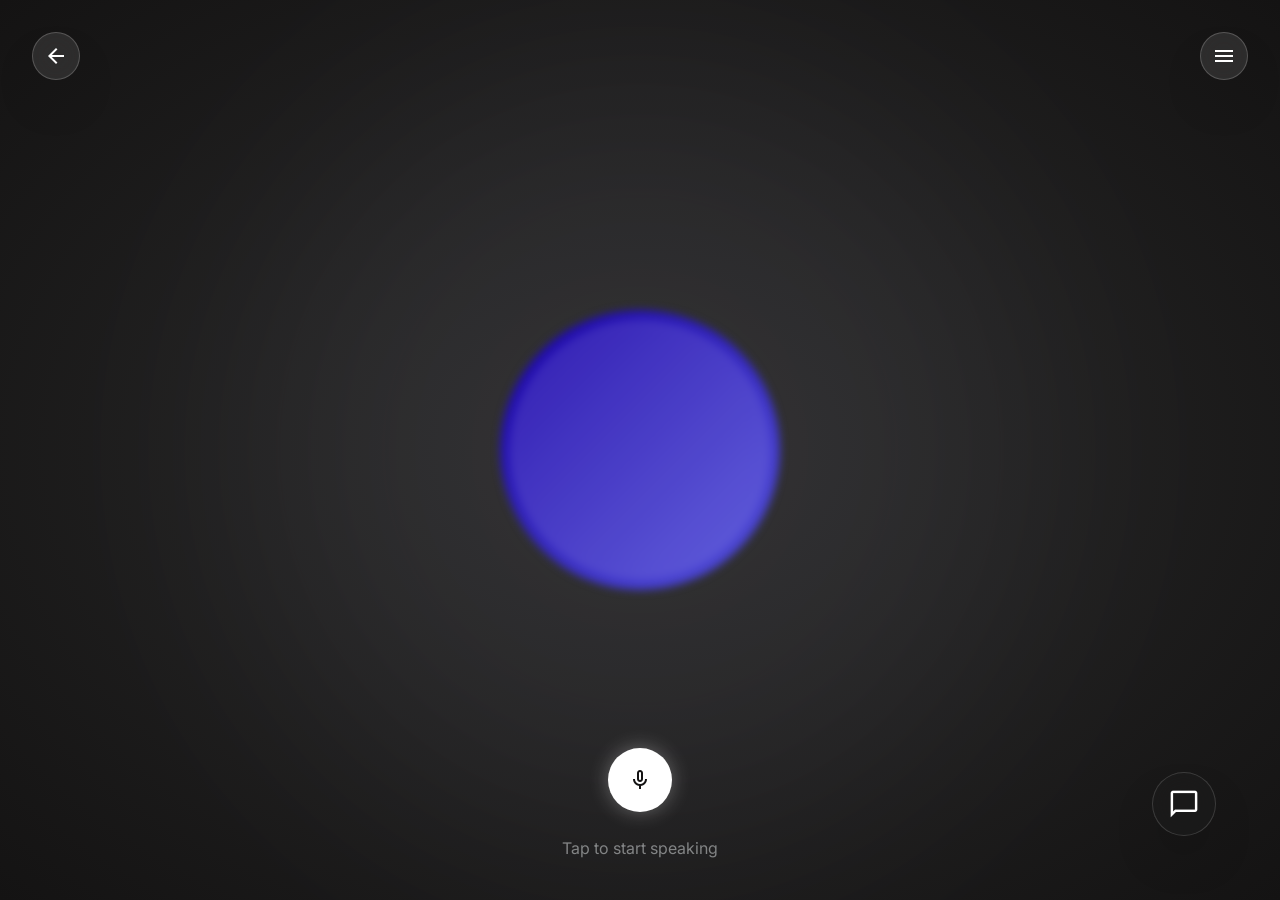
<file: template/index.html>
<!doctype html>

<html class="dark" lang="en">
  <head>
    <meta charset="utf-8" />
    <meta content="width=device-width, initial-scale=1.0" name="viewport" />
    <title>Depa IA - Asistente de Voz</title>
    <link rel="stylesheet" href="/assets/style.css" />
    <link
      href="https://fonts.googleapis.com/css2?family=Material+Symbols+Outlined:wght,FILL@100..700,0..1&amp;display=swap"
      rel="stylesheet"
    />
    <link
      href="https://fonts.googleapis.com/css2?family=Hanken+Grotesk:wght@600;700&amp;family=Inter:wght@400&amp;family=JetBrains+Mono:wght@500&amp;display=swap"
      rel="stylesheet"
    />
  </head>
  <body>
    <main class="main">
      <button class="header-btn header-btn-left" onclick="location.href='/home'">
        <span class="material-symbols-outlined">arrow_back</span>
      </button>
      <button class="header-btn header-btn-right">
        <span class="material-symbols-outlined">menu</span>
      </button>
      <div class="ambient-glow">
        <div class="glow-circle"></div>
      </div>

      <div class="orb-container">
        <div class="ai-orb"></div>
      </div>

      <div class="bottom-area">
        <div class="visualizer glass-panel hidden" id="visualizer">
          <div class="bar bar-h2 pulse-1"></div>
          <div class="bar bar-h4 pulse-2"></div>
          <div class="bar bar-h6 pulse-3"></div>
          <div class="bar bar-h3 pulse-4"></div>
          <div class="bar bar-h5 pulse-5"></div>
          <div class="bar bar-h2 pulse-6"></div>
        </div>

        <button class="action-btn" id="mic-btn">
          <span class="material-symbols-outlined icon-lg icon-mic">mic</span>
          <span class="material-symbols-outlined icon-lg icon-stop">stop</span>
        </button>

        <p class="hint-text">Tap to start speaking</p>
      </div>
    </main>
    <div id="chat-popover" class="chat-popover glass-panel hidden">
      <div class="chat-header">
        <div class="chat-header-left">
          <div class="chat-status-dot"></div>
          <span class="chat-title">Depa IA</span>
        </div>
        <button id="chat-close-btn" class="chat-close-btn">
          <span class="material-symbols-outlined">close</span>
        </button>
      </div>
      <div class="chat-messages" id="chat-messages"></div>
    </div>
    <button id="chat-toggle-btn" class="chat-bubble-btn glass-panel">
      <span class="material-symbols-outlined icon-chat">chat_bubble</span>
    </button>
    <script src="/assets/app.js"></script>
  </body>
</html>
</file>
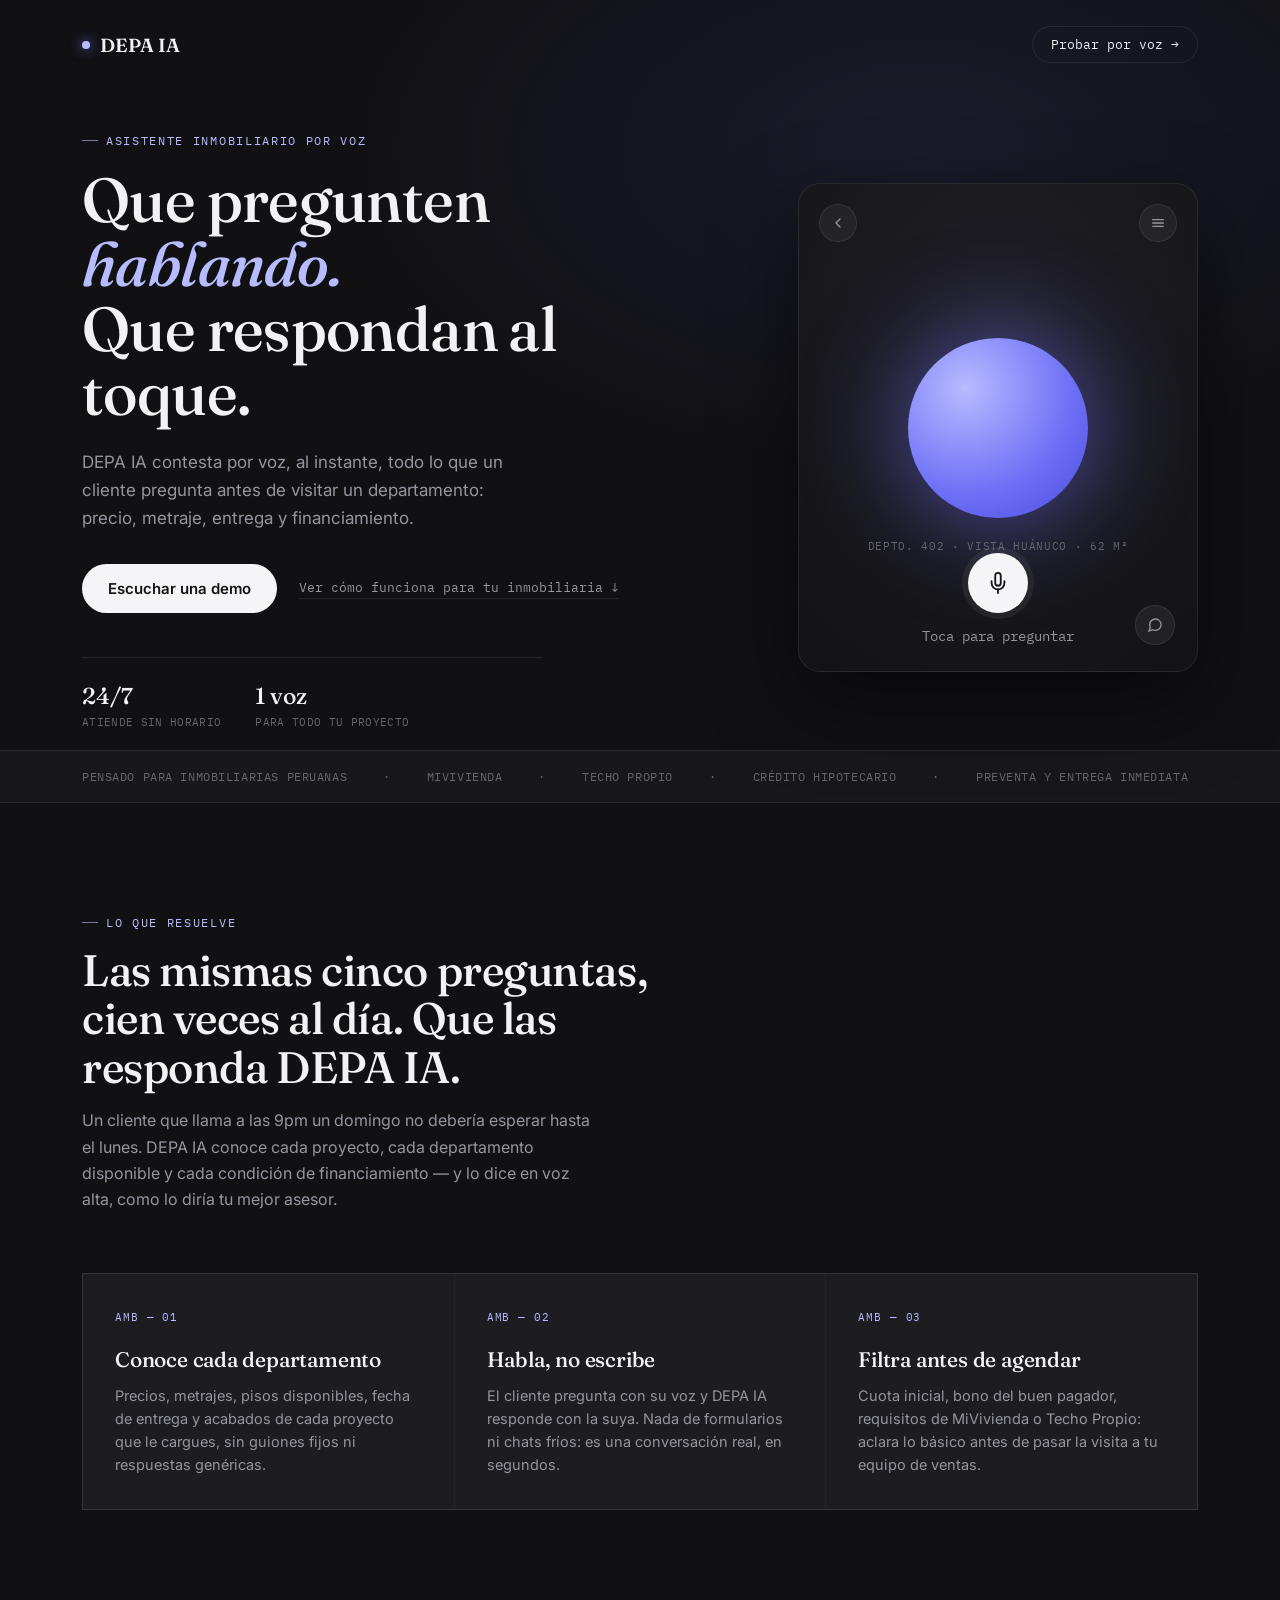
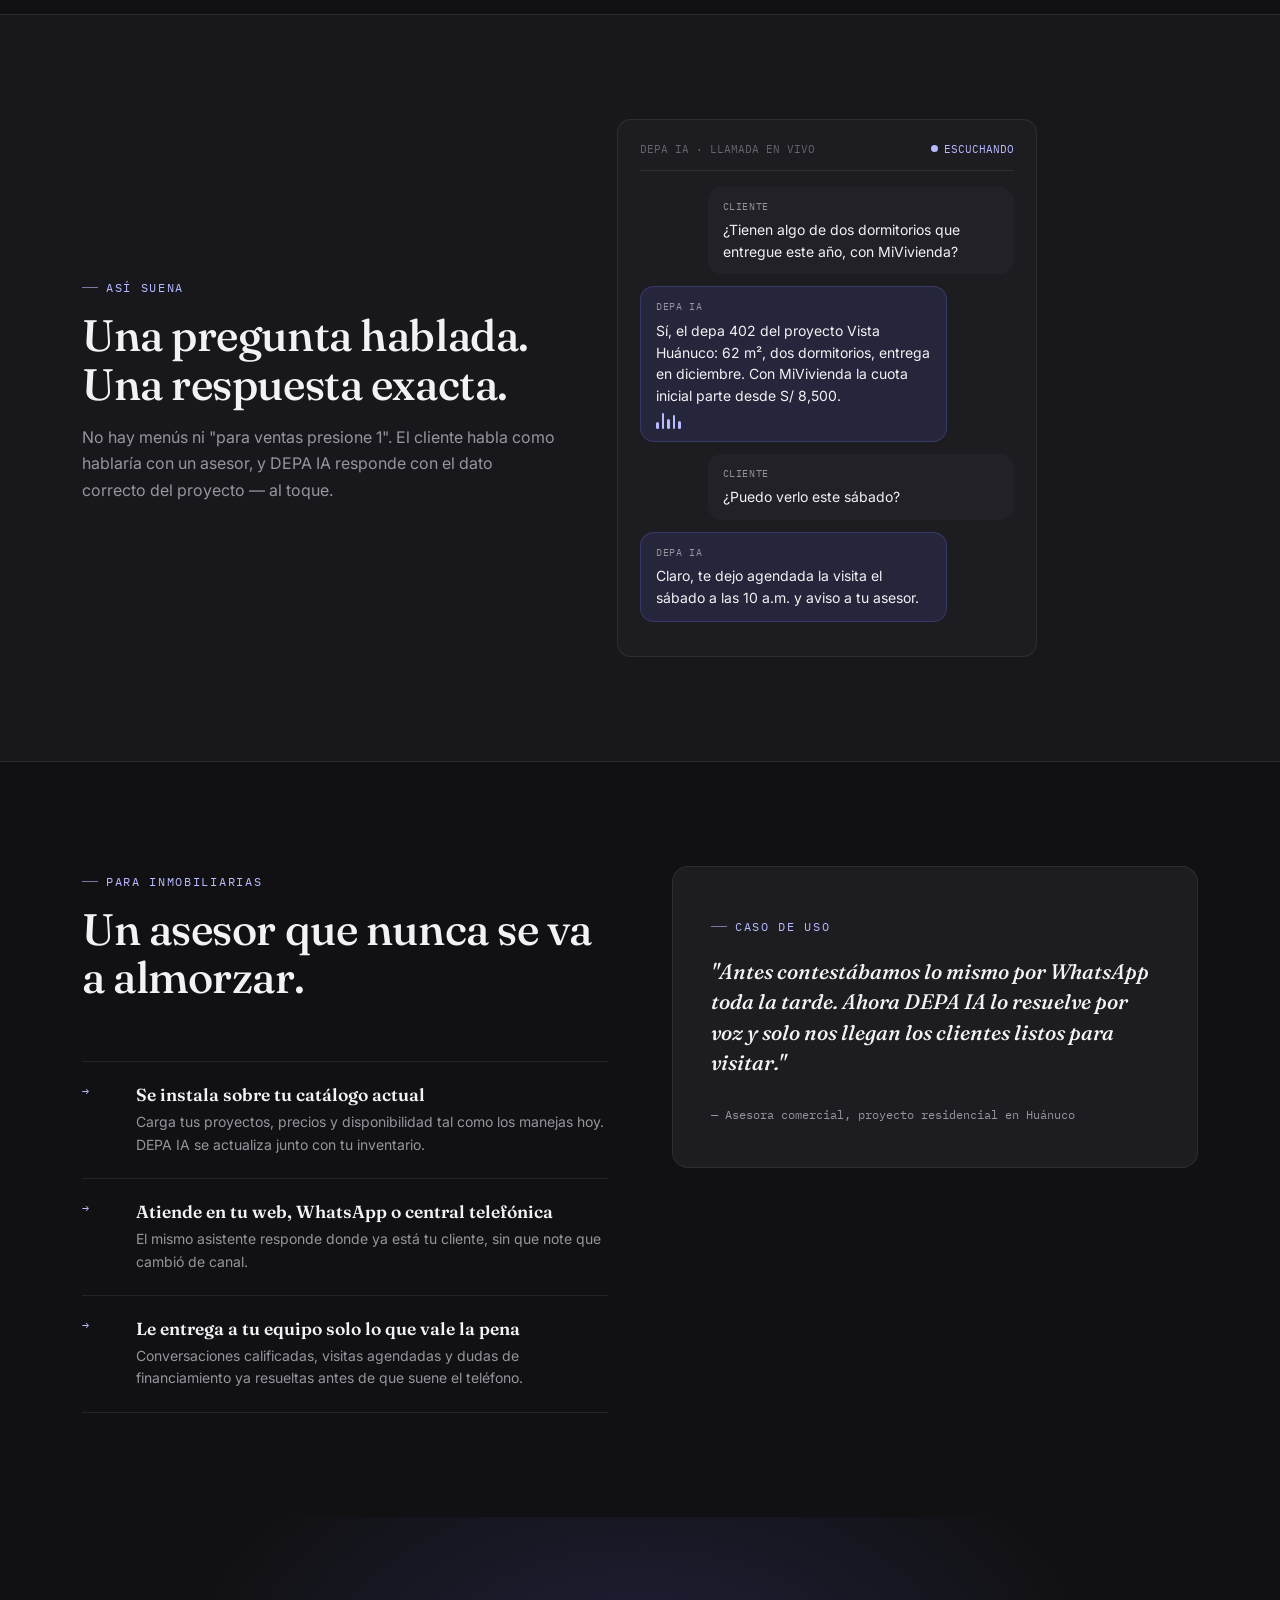
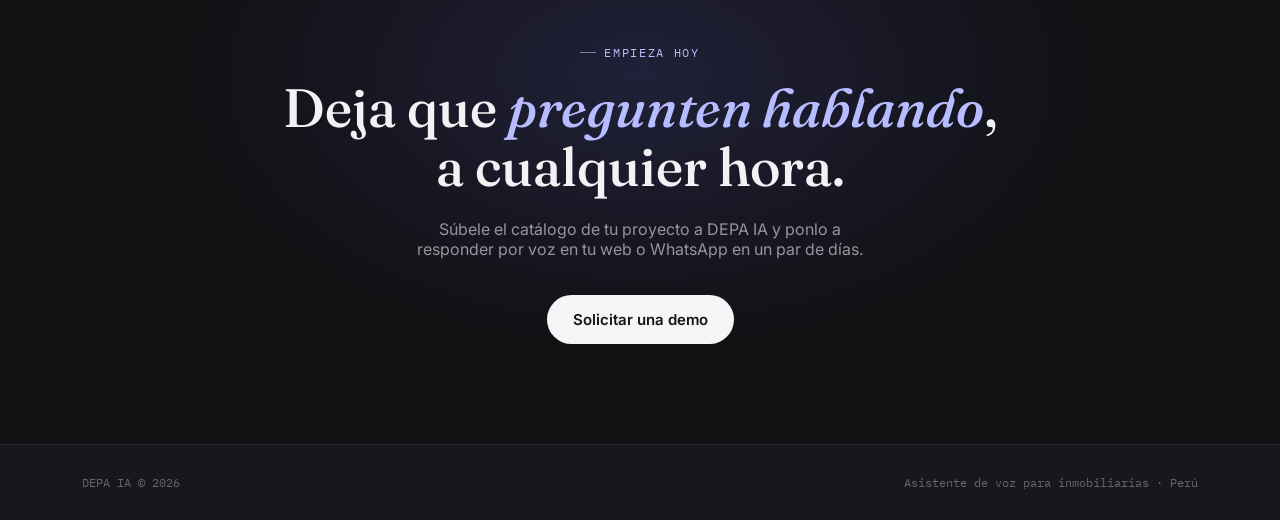
<file: template/landing_page.html>
<!DOCTYPE html>
<html lang="es">
<head>
<meta charset="UTF-8">
<meta name="viewport" content="width=device-width, initial-scale=1.0">
<title>DEPA IA — Tu asistente de voz para encontrar departamento</title>
<link rel="preconnect" href="https://fonts.googleapis.com">
<link rel="preconnect" href="https://fonts.gstatic.com" crossorigin>
<link href="https://fonts.googleapis.com/css2?family=Fraunces:ital,opsz,wght@0,9..144,400;0,9..144,500;0,9..144,600;1,9..144,500&family=IBM+Plex+Mono:wght@400;500;600&family=Inter:wght@400;500;600;700&display=swap" rel="stylesheet">
<style>
  :root{
    --bg:#111114;
    --bg-soft:#18181c;
    --panel:#1c1c21;
    --panel-2:#212127;
    --line:rgba(255,255,255,.08);
    --text:#F2F2F5;
    --text-muted:#95959e;
    --text-dim:#65656d;
    --accent-a:#6D6FF6;
    --accent-b:#B7BBFF;
    --accent-glow:rgba(109,111,246,.5);
    --white-btn:#F5F5F7;
  }
  *{box-sizing:border-box; margin:0; padding:0;}
  html{scroll-behavior:smooth;}
  body{
    background:var(--bg);
    color:var(--text);
    font-family:'Inter',sans-serif;
    -webkit-font-smoothing:antialiased;
    overflow-x:hidden;
  }
  .mono{font-family:'IBM Plex Mono',monospace;}
  .serif{font-family:'Fraunces',serif;}
  a{color:inherit; text-decoration:none;}
  ::selection{background:var(--accent-a); color:#fff;}

  .wrap{max-width:1180px; margin:0 auto; padding:0 32px;}
  .eyebrow{
    font-family:'IBM Plex Mono',monospace;
    font-size:12px;
    letter-spacing:.14em;
    text-transform:uppercase;
    display:inline-flex; align-items:center; gap:8px;
    color:var(--accent-b);
  }
  .eyebrow::before{content:""; width:16px; height:1px; background:currentColor; opacity:.6;}

  .reveal{opacity:0; transform:translateY(18px); transition:opacity .7s ease, transform .7s ease;}
  .reveal.in{opacity:1; transform:translateY(0);}
  @media (prefers-reduced-motion: reduce){
    .reveal{opacity:1; transform:none; transition:none;}
    *{animation:none !important;}
  }

  /* ================= HERO ================= */
  .hero{
    position:relative;
    background:
      radial-gradient(900px 500px at 72% 20%, rgba(109,111,246,.10), transparent 65%),
      var(--bg);
    padding-bottom:20px;
  }
  nav{
    position:relative; z-index:3;
    display:flex; align-items:center; justify-content:space-between;
    padding:26px 0;
  }
  .logo{
    display:flex; align-items:center; gap:10px;
    font-family:'Fraunces',serif; font-weight:600; font-size:19px;
  }
  .logo .dot{
    width:8px; height:8px; border-radius:50%;
    background:var(--accent-b);
    box-shadow:0 0 12px 2px var(--accent-glow);
    animation:pulse-dot 2.6s ease-in-out infinite;
  }
  @keyframes pulse-dot{0%,100%{opacity:1;} 50%{opacity:.5;}}
  .nav-cta{
    font-family:'IBM Plex Mono',monospace; font-size:13px;
    border:1px solid var(--line);
    padding:9px 18px; border-radius:999px;
    transition:border-color .2s, background .2s;
  }
  .nav-cta:hover{border-color:rgba(183,187,255,.5); background:rgba(109,111,246,.08);}

  .hero-grid{
    position:relative; z-index:2;
    display:grid; grid-template-columns:1fr .95fr;
    gap:40px; align-items:center;
    padding-top:36px;
  }
  .hero-copy h1{
    font-family:'Fraunces',serif; font-weight:500;
    font-size:clamp(38px,5vw,62px);
    line-height:1.04; margin:20px 0 22px; letter-spacing:-.01em;
  }
  .hero-copy h1 em{font-style:italic; font-weight:500; color:var(--accent-b);}
  .hero-copy p{
    font-size:17px; line-height:1.65; color:var(--text-muted);
    max-width:440px; margin-bottom:32px;
  }
  .hero-ctas{display:flex; align-items:center; gap:22px; flex-wrap:wrap;}
  .btn-primary{
    background:var(--white-btn); color:#141416; font-weight:600; font-size:15px;
    padding:15px 26px; border-radius:999px;
    display:inline-flex; align-items:center; gap:10px;
    transition:transform .2s, box-shadow .2s;
  }
  .btn-primary:hover{transform:translateY(-1px); box-shadow:0 8px 24px rgba(0,0,0,.35);}
  .btn-ghost{
    font-family:'IBM Plex Mono',monospace; font-size:13px; color:var(--text-muted);
    border-bottom:1px solid var(--line); padding-bottom:2px;
    transition:color .2s, border-color .2s;
  }
  .btn-ghost:hover{color:var(--text); border-color:var(--text);}

  .hero-specs{
    display:flex; gap:34px; margin-top:44px; padding-top:24px;
    border-top:1px solid var(--line); max-width:460px;
  }
  .hero-specs div b{display:block; font-family:'Fraunces',serif; font-size:23px; font-weight:500;}
  .hero-specs div span{font-family:'IBM Plex Mono',monospace; font-size:11px; color:var(--text-dim); letter-spacing:.03em;}

  /* ---- device / orb mockup ---- */
  .device-frame{
    position:relative;
    background:radial-gradient(120% 120% at 50% 30%, #201f26 0%, #131316 70%);
    border:1px solid var(--line);
    border-radius:22px;
    aspect-ratio:9/11;
    max-width:400px;
    margin-left:auto;
    overflow:hidden;
    box-shadow:0 30px 80px rgba(0,0,0,.5);
  }
  .device-topbar{
    position:absolute; top:0; left:0; right:0;
    display:flex; justify-content:space-between; align-items:center;
    padding:20px;
    z-index:3;
  }
  .icon-btn{
    width:38px; height:38px; border-radius:50%;
    background:rgba(255,255,255,.05);
    border:1px solid var(--line);
    display:flex; align-items:center; justify-content:center;
    color:var(--text-muted);
  }
  .icon-btn svg{width:16px; height:16px;}

  .orb-wrap{
    position:absolute; inset:0;
    display:flex; align-items:center; justify-content:center;
  }
  .orb{
    width:180px; height:180px; border-radius:50%;
    background:radial-gradient(circle at 32% 28%, var(--accent-b), var(--accent-a) 60%, #4b4de0 100%);
    filter:blur(.3px);
    box-shadow:0 0 90px 10px var(--accent-glow), 0 0 0 0 rgba(109,111,246,.4);
    animation:breathe 3.6s ease-in-out infinite;
  }
  @keyframes breathe{
    0%,100%{transform:scale(1); box-shadow:0 0 90px 10px var(--accent-glow);}
    50%{transform:scale(1.06); box-shadow:0 0 130px 26px var(--accent-glow);}
  }
  .orb-caption{
    position:absolute; bottom:118px; left:0; right:0;
    text-align:center;
    font-family:'IBM Plex Mono',monospace; font-size:11px;
    color:var(--text-dim); letter-spacing:.06em;
  }
  .device-bottom{
    position:absolute; bottom:26px; left:0; right:0;
    display:flex; flex-direction:column; align-items:center; gap:14px;
    z-index:3;
  }
  .mic-btn{
    width:60px; height:60px; border-radius:50%;
    background:var(--white-btn);
    display:flex; align-items:center; justify-content:center;
    box-shadow:0 0 0 6px rgba(255,255,255,.06);
  }
  .mic-btn svg{width:22px; height:22px; color:#141416;}
  .tap-label{font-size:13.5px; color:var(--text-muted);}
  .chat-fab{
    position:absolute; bottom:26px; right:22px;
    width:40px; height:40px; border-radius:50%;
    background:rgba(255,255,255,.06); border:1px solid var(--line);
    display:flex; align-items:center; justify-content:center;
    z-index:3;
  }
  .chat-fab svg{width:16px; height:16px; color:var(--text-muted);}

  /* ================= TRUST BAR ================= */
  .trust{background:var(--bg-soft); border-top:1px solid var(--line); border-bottom:1px solid var(--line); padding:18px 0;}
  .trust .wrap{
    display:flex; align-items:center; gap:36px; flex-wrap:wrap;
    font-family:'IBM Plex Mono',monospace; font-size:11.5px; color:var(--text-dim); letter-spacing:.05em;
  }

  /* ================= SECTIONS ================= */
  section{padding:104px 0;}
  .sec-head{max-width:620px; margin-bottom:60px;}
  .sec-head h2{
    font-family:'Fraunces',serif; font-weight:500;
    font-size:clamp(30px,3.6vw,44px); line-height:1.1; margin-top:16px; letter-spacing:-.01em;
  }
  .sec-head p{margin-top:16px; font-size:16px; line-height:1.65; color:var(--text-muted); max-width:520px;}

  .tags-grid{display:grid; grid-template-columns:repeat(3,1fr); gap:1px; background:var(--line); border:1px solid var(--line);}
  .tag-card{background:var(--panel); padding:36px 32px 32px;}
  .tag-code{font-family:'IBM Plex Mono',monospace; font-size:11px; color:var(--accent-b); letter-spacing:.08em; display:block; margin-bottom:22px;}
  .tag-card h3{font-family:'Fraunces',serif; font-weight:500; font-size:21px; margin-bottom:12px; letter-spacing:-.01em;}
  .tag-card p{font-size:14.5px; line-height:1.6; color:var(--text-muted);}

  /* ---- demo transcript ---- */
  .demo-grid{display:grid; grid-template-columns:.9fr 1.1fr; gap:60px; align-items:center;}
  .device{
    background:var(--panel); border:1px solid var(--line); border-radius:14px;
    padding:22px; max-width:420px;
  }
  .device-bar{
    display:flex; align-items:center; justify-content:space-between;
    font-family:'IBM Plex Mono',monospace; font-size:11px; color:var(--text-dim);
    padding-bottom:14px; margin-bottom:16px; border-bottom:1px solid var(--line);
  }
  .device-bar .rec{display:flex; align-items:center; gap:6px; color:var(--accent-b);}
  .device-bar .rec::before{content:""; width:7px; height:7px; border-radius:50%; background:var(--accent-b); animation:pulse-dot 1.6s ease-in-out infinite;}
  .bubble{max-width:82%; padding:12px 15px; border-radius:14px; font-size:14px; line-height:1.55; margin-bottom:12px;}
  .bubble.user{background:var(--panel-2); margin-left:auto;}
  .bubble.ai{background:rgba(109,111,246,.12); border:1px solid rgba(109,111,246,.25);}
  .bubble .who{display:block; font-family:'IBM Plex Mono',monospace; font-size:10px; opacity:.55; margin-bottom:5px; letter-spacing:.06em;}
  .mini-wave{display:flex; align-items:flex-end; gap:3px; height:16px; margin-top:6px;}
  .mini-wave span{width:2.5px; background:var(--accent-b); border-radius:2px; animation:mw 1.1s ease-in-out infinite;}
  .mini-wave span:nth-child(1){height:40%;} .mini-wave span:nth-child(2){height:100%; animation-delay:.1s;}
  .mini-wave span:nth-child(3){height:60%; animation-delay:.2s;} .mini-wave span:nth-child(4){height:85%; animation-delay:.3s;}
  .mini-wave span:nth-child(5){height:50%; animation-delay:.4s;}
  @keyframes mw{0%,100%{transform:scaleY(.4);} 50%{transform:scaleY(1);}}

  /* ---- agencies ---- */
  .agency-grid{display:grid; grid-template-columns:1fr 1fr; gap:64px; align-items:start;}
  .spec-list{list-style:none;}
  .spec-list li{display:grid; grid-template-columns:34px 1fr; gap:20px; padding:22px 0; border-top:1px solid var(--line);}
  .spec-list li:last-child{border-bottom:1px solid var(--line);}
  .spec-list .num{font-family:'IBM Plex Mono',monospace; font-size:12px; color:var(--accent-b);}
  .spec-list h4{font-family:'Fraunces',serif; font-weight:600; font-size:17.5px; margin-bottom:6px;}
  .spec-list p{font-size:14px; color:var(--text-muted); line-height:1.6;}

  .agency-card{background:var(--panel); border:1px solid var(--line); padding:44px 38px; border-radius:16px;}
  .agency-card blockquote{font-family:'Fraunces',serif; font-style:italic; font-weight:500; font-size:21px; line-height:1.45; margin:22px 0 26px;}
  .agency-card .who{font-family:'IBM Plex Mono',monospace; font-size:12px; color:var(--text-muted);}

  /* ---- final cta ---- */
  .cta-final{
    position:relative; overflow:hidden;
    background:radial-gradient(700px 420px at 50% 30%, rgba(109,111,246,.16), transparent 65%), var(--bg);
    padding:120px 0 100px;
  }
  .cta-final .wrap{position:relative; z-index:2; text-align:center;}
  .cta-final .eyebrow{justify-content:center; margin-bottom:18px;}
  .cta-final h2{font-family:'Fraunces',serif; font-weight:500; font-size:clamp(34px,5vw,54px); max-width:720px; margin:0 auto 22px; line-height:1.1;}
  .cta-final h2 em{color:var(--accent-b); font-style:italic;}
  .cta-final p{color:var(--text-muted); font-size:16px; max-width:460px; margin:0 auto 36px;}

  footer{background:var(--bg-soft); border-top:1px solid var(--line); color:var(--text-dim); padding:30px 0; font-family:'IBM Plex Mono',monospace; font-size:12px;}
  footer .wrap{display:flex; justify-content:space-between; flex-wrap:wrap; gap:12px;}

  @media (max-width:900px){
    .hero-grid, .demo-grid, .agency-grid{grid-template-columns:1fr;}
    .tags-grid{grid-template-columns:1fr;}
    .device-frame{margin:0 auto;}
  }
</style>
</head>
<body>

<div class="hero">
  <div class="wrap">
    <nav>
      <div class="logo"><span class="dot"></span>DEPA IA</div>
      <a href="/" class="nav-cta">Probar por voz →</a>
    </nav>

    <div class="hero-grid">
      <div class="hero-copy reveal">
        <span class="eyebrow">Asistente inmobiliario por voz</span>
        <h1>Que pregunten <em>hablando.</em><br>Que respondan al toque.</h1>
        <p>DEPA IA contesta por voz, al instante, todo lo que un cliente pregunta antes de visitar un departamento: precio, metraje, entrega y financiamiento.</p>
        <div class="hero-ctas">
          <a href="/" class="btn-primary">Escuchar una demo</a>
          <a href="#agencias" class="btn-ghost">Ver cómo funciona para tu inmobiliaria ↓</a>
        </div>
        <div class="hero-specs">
          <div><b>24/7</b><span>ATIENDE SIN HORARIO</span></div>
          <div><b>1 voz</b><span>PARA TODO TU PROYECTO</span></div>
        </div>
      </div>

      <div class="reveal">
        <div class="device-frame">
          <div class="device-topbar">
            <div class="icon-btn">
              <svg viewBox="0 0 24 24" fill="none" stroke="currentColor" stroke-width="2" stroke-linecap="round"><path d="M15 18l-6-6 6-6"/></svg>
            </div>
            <div class="icon-btn">
              <svg viewBox="0 0 24 24" fill="none" stroke="currentColor" stroke-width="2" stroke-linecap="round"><line x1="4" y1="7" x2="20" y2="7"/><line x1="4" y1="12" x2="20" y2="12"/><line x1="4" y1="17" x2="20" y2="17"/></svg>
            </div>
          </div>

          <div class="orb-wrap"><div class="orb"></div></div>
          <div class="orb-caption mono">DEPTO. 402 · VISTA HUÁNUCO · 62 M²</div>

          <div class="device-bottom">
            <div class="mic-btn">
              <svg viewBox="0 0 24 24" fill="none" stroke="currentColor" stroke-width="2" stroke-linecap="round"><path d="M12 1a3 3 0 0 0-3 3v8a3 3 0 0 0 6 0V4a3 3 0 0 0-3-3z"/><path d="M19 10v2a7 7 0 0 1-14 0v-2"/><line x1="12" y1="19" x2="12" y2="23"/></svg>
            </div>
            <span class="tap-label mono">Toca para preguntar</span>
          </div>
          <div class="chat-fab">
            <svg viewBox="0 0 24 24" fill="none" stroke="currentColor" stroke-width="2" stroke-linecap="round"><path d="M21 11.5a8.38 8.38 0 0 1-.9 3.8 8.5 8.5 0 0 1-7.6 4.7 8.38 8.38 0 0 1-3.8-.9L3 21l1.9-5.7a8.38 8.38 0 0 1-.9-3.8 8.5 8.5 0 0 1 4.7-7.6 8.38 8.38 0 0 1 3.8-.9h.5a8.48 8.48 0 0 1 8 8v.5z"/></svg>
          </div>
        </div>
      </div>
    </div>
  </div>
</div>

<div class="trust">
  <div class="wrap">
    <span>PENSADO PARA INMOBILIARIAS PERUANAS</span>
    <span>·</span>
    <span>MIVIVIENDA</span>
    <span>·</span>
    <span>TECHO PROPIO</span>
    <span>·</span>
    <span>CRÉDITO HIPOTECARIO</span>
    <span>·</span>
    <span>PREVENTA Y ENTREGA INMEDIATA</span>
  </div>
</div>

<section id="que-resuelve">
  <div class="wrap">
    <div class="sec-head reveal">
      <span class="eyebrow">Lo que resuelve</span>
      <h2>Las mismas cinco preguntas, cien veces al día. Que las responda DEPA IA.</h2>
      <p>Un cliente que llama a las 9pm un domingo no debería esperar hasta el lunes. DEPA IA conoce cada proyecto, cada departamento disponible y cada condición de financiamiento — y lo dice en voz alta, como lo diría tu mejor asesor.</p>
    </div>
    <div class="tags-grid">
      <div class="tag-card reveal">
        <span class="tag-code mono">AMB — 01</span>
        <h3>Conoce cada departamento</h3>
        <p>Precios, metrajes, pisos disponibles, fecha de entrega y acabados de cada proyecto que le cargues, sin guiones fijos ni respuestas genéricas.</p>
      </div>
      <div class="tag-card reveal">
        <span class="tag-code mono">AMB — 02</span>
        <h3>Habla, no escribe</h3>
        <p>El cliente pregunta con su voz y DEPA IA responde con la suya. Nada de formularios ni chats fríos: es una conversación real, en segundos.</p>
      </div>
      <div class="tag-card reveal">
        <span class="tag-code mono">AMB — 03</span>
        <h3>Filtra antes de agendar</h3>
        <p>Cuota inicial, bono del buen pagador, requisitos de MiVivienda o Techo Propio: aclara lo básico antes de pasar la visita a tu equipo de ventas.</p>
      </div>
    </div>
  </div>
</section>

<section style="background:var(--bg-soft); border-top:1px solid var(--line); border-bottom:1px solid var(--line);">
  <div class="wrap">
    <div class="demo-grid">
      <div class="sec-head reveal" style="margin-bottom:0;">
        <span class="eyebrow">Así suena</span>
        <h2>Una pregunta hablada. Una respuesta exacta.</h2>
        <p>No hay menús ni "para ventas presione 1". El cliente habla como hablaría con un asesor, y DEPA IA responde con el dato correcto del proyecto — al toque.</p>
      </div>
      <div class="device reveal">
        <div class="device-bar"><span>DEPA IA · LLAMADA EN VIVO</span><span class="rec">ESCUCHANDO</span></div>
        <div class="bubble user"><span class="who">CLIENTE</span>¿Tienen algo de dos dormitorios que entregue este año, con MiVivienda?</div>
        <div class="bubble ai"><span class="who">DEPA IA</span>Sí, el depa 402 del proyecto Vista Huánuco: 62 m², dos dormitorios, entrega en diciembre. Con MiVivienda la cuota inicial parte desde S/ 8,500.
          <div class="mini-wave"><span></span><span></span><span></span><span></span><span></span></div>
        </div>
        <div class="bubble user"><span class="who">CLIENTE</span>¿Puedo verlo este sábado?</div>
        <div class="bubble ai"><span class="who">DEPA IA</span>Claro, te dejo agendada la visita el sábado a las 10 a.m. y aviso a tu asesor.</div>
      </div>
    </div>
  </div>
</section>

<section id="agencias">
  <div class="wrap">
    <div class="agency-grid">
      <div>
        <div class="sec-head reveal">
          <span class="eyebrow">Para inmobiliarias</span>
          <h2>Un asesor que nunca se va a almorzar.</h2>
        </div>
        <ul class="spec-list">
          <li class="reveal"><span class="num mono">→</span><div><h4>Se instala sobre tu catálogo actual</h4><p>Carga tus proyectos, precios y disponibilidad tal como los manejas hoy. DEPA IA se actualiza junto con tu inventario.</p></div></li>
          <li class="reveal"><span class="num mono">→</span><div><h4>Atiende en tu web, WhatsApp o central telefónica</h4><p>El mismo asistente responde donde ya está tu cliente, sin que note que cambió de canal.</p></div></li>
          <li class="reveal"><span class="num mono">→</span><div><h4>Le entrega a tu equipo solo lo que vale la pena</h4><p>Conversaciones calificadas, visitas agendadas y dudas de financiamiento ya resueltas antes de que suene el teléfono.</p></div></li>
        </ul>
      </div>
      <div class="agency-card reveal">
        <span class="eyebrow">Caso de uso</span>
        <blockquote>"Antes contestábamos lo mismo por WhatsApp toda la tarde. Ahora DEPA IA lo resuelve por voz y solo nos llegan los clientes listos para visitar."</blockquote>
        <span class="who">— Asesora comercial, proyecto residencial en Huánuco</span>
      </div>
    </div>
  </div>
</section>

<div id="hablar" class="cta-final">
  <div class="wrap">
    <span class="eyebrow">Empieza hoy</span>
    <h2>Deja que <em>pregunten hablando</em>,<br>a cualquier hora.</h2>
    <p>Súbele el catálogo de tu proyecto a DEPA IA y ponlo a responder por voz en tu web o WhatsApp en un par de días.</p>
    <a href="#" class="btn-primary">Solicitar una demo</a>
  </div>
</div>

<footer>
  <div class="wrap">
    <span>DEPA IA © 2026</span>
    <span>Asistente de voz para inmobiliarias · Perú</span>
  </div>
</footer>

<script>
  const io = new IntersectionObserver((entries)=>{
    entries.forEach(e=>{ if(e.isIntersecting){ e.target.classList.add('in'); io.unobserve(e.target); } });
  }, {threshold:.15});
  document.querySelectorAll('.reveal').forEach(el=>io.observe(el));
</script>

</body>
</html>
</file>
<file: assets/style.css>
*, *::before, *::after {
  box-sizing: border-box;
  margin: 0;
  padding: 0;
}

body {
  background-color: #141313;
  color: #e5e2e1;
  overflow: hidden;
  -webkit-font-smoothing: antialiased;
  -moz-osx-font-smoothing: grayscale;
  height: 100vh;
  width: 100%;
}

.main {
  position: relative;
  height: 100vh;
  width: 100%;
  background: radial-gradient(ellipse at center, #2a2a2a, #141313);
}

.header-btn {
  position: fixed;
  top: 2rem;
  width: 3rem;
  height: 3rem;
  border-radius: 9999px;
  background: rgba(255, 255, 255, 0.1);
  backdrop-filter: blur(24px);
  -webkit-backdrop-filter: blur(24px);
  border: 1px solid rgba(255, 255, 255, 0.2);
  display: flex;
  align-items: center;
  justify-content: center;
  box-shadow: 0 25px 50px -12px rgba(0, 0, 0, 0.25);
  transition: all 300ms;
  z-index: 50;
  cursor: pointer;
}

.header-btn:hover {
  transform: scale(1.05);
}

.header-btn:active {
  transform: scale(0.95);
}

.header-btn .material-symbols-outlined {
  color: #ffffff;
  font-size: 24px;
}

.header-btn-left {
  left: 2rem;
}

.header-btn-right {
  right: 2rem;
}

.ambient-glow {
  position: absolute;
  inset: 0;
  overflow: hidden;
  pointer-events: none;
}

.glow-circle {
  position: absolute;
  top: 50%;
  left: 50%;
  transform: translate(-50%, -50%);
  width: 800px;
  height: 800px;
  border-radius: 9999px;
  background-color: #e2dfff;
  opacity: 0.05;
  filter: blur(120px);
}

.orb-container {
  position: absolute;
  top: 50%;
  left: 50%;
  transform: translate(-50%, -50%);
  z-index: 10;
}

.bottom-area {
  position: absolute;
  bottom: 40px;
  left: 50%;
  transform: translateX(-50%);
  display: flex;
  flex-direction: column;
  align-items: center;
  gap: 24px;
  z-index: 20;
}

.visualizer {
  display: flex;
  align-items: center;
  gap: 0.25rem;
  height: 2rem;
  padding: 0.5rem 1.5rem;
}

.bar {
  width: 0.25rem;
  background-color: #ffffff;
  border-radius: 9999px;
}

.bar-h2 { height: 0.5rem; }
.bar-h3 { height: 0.75rem; }
.bar-h4 { height: 1rem; }
.bar-h5 { height: 1.25rem; }
.bar-h6 { height: 1.5rem; }

.action-btn {
  width: 4rem;
  height: 4rem;
  border-radius: 9999px;
  background-color: #ffffff;
  color: #141313;
  border: none;
  display: flex;
  align-items: center;
  justify-content: center;
  box-shadow: 0 0 20px rgba(255, 255, 255, 0.3);
  transition: all 300ms;
  position: relative;
  cursor: pointer;
}

.action-btn:hover {
  transform: scale(1.05);
}

.action-btn:active {
  transform: scale(0.95);
}

.action-btn .icon-mic {
  display: block;
}

.action-btn .icon-stop {
  display: none;
}

.action-btn:hover .icon-mic {
  display: none;
}

.action-btn:hover .icon-stop {
  display: block;
}

.icon-lg {
  font-size: 32px;
}

.hint-text {
  font-family: 'Inter', sans-serif;
  font-size: 16px;
  line-height: 1.5;
  color: #c4c7c8;
  opacity: 0.6;
}

.glass-panel {
  background: rgba(32, 31, 31, 0.4);
  backdrop-filter: blur(24px);
  -webkit-backdrop-filter: blur(24px);
  border: 1px solid rgba(255, 255, 255, 0.1);
}

@keyframes pulse-orb {
  0% {
    transform: scale(1);
    box-shadow: 0 0 40px 0 rgba(226, 223, 255, 0.2);
  }
  50% {
    transform: scale(1.05);
    box-shadow: 0 0 80px 20px rgba(226, 223, 255, 0.4);
  }
  100% {
    transform: scale(1);
    box-shadow: 0 0 40px 0 rgba(226, 223, 255, 0.2);
  }
}

@keyframes gradient-shift {
  0% { background-position: 0% 50%; }
  50% { background-position: 100% 50%; }
  100% { background-position: 0% 50%; }
}

.ai-orb {
  width: 280px;
  height: 280px;
  border-radius: 50%;
  background: linear-gradient(
    135deg,
    #1800a7 0%,
    #5351db 50%,
    #e2dfff 100%
  );
  background-size: 200% 200%;
  animation:
    pulse-orb 4s ease-in-out infinite,
    gradient-shift 6s ease infinite;
  filter: blur(4px);
  position: relative;
}

.ai-orb::after {
  content: "";
  position: absolute;
  top: 10px;
  left: 10px;
  right: 10px;
  bottom: 10px;
  border-radius: 50%;
  background: rgba(255, 255, 255, 0.1);
  backdrop-filter: blur(10px);
}

@keyframes pulse {
  0%, 100% { opacity: 1; }
  50% { opacity: 0.5; }
}

.pulse-1 { animation: pulse 1s ease-in-out infinite; }
.pulse-2 { animation: pulse 1.2s ease-in-out infinite 0.1s; }
.pulse-3 { animation: pulse 0.8s ease-in-out infinite 0.2s; }
.pulse-4 { animation: pulse 1.5s ease-in-out infinite 0.3s; }
.pulse-5 { animation: pulse 0.9s ease-in-out infinite 0.4s; }
.pulse-6 { animation: pulse 1.1s ease-in-out infinite 0.5s; }

@keyframes blink-cursor {
  0%, 100% { opacity: 1; }
  50% { opacity: 0; }
}

.typing-cursor::after {
  content: "|";
  animation: blink-cursor 1s step-end infinite;
  color: #ffffff;
  margin-left: 4px;
}

.hidden {
  display: none !important;
}

.action-btn.recording {
  box-shadow: 0 0 30px rgba(255, 75, 75, 0.4);
}

.action-btn.recording .icon-mic {
  display: none;
}

.action-btn.recording .icon-stop {
  display: block;
}

.action-btn:disabled {
  opacity: 0.5;
  cursor: not-allowed;
}

.chat-bubble-btn {
  position: fixed;
  bottom: 64px;
  right: 64px;
  width: 4rem;
  height: 4rem;
  border-radius: 9999px;
  border: 1px solid rgba(255, 255, 255, 0.15);
  display: flex;
  align-items: center;
  justify-content: center;
  box-shadow: 0 25px 50px -12px rgba(0, 0, 0, 0.25);
  transition: all 300ms;
  z-index: 50;
  cursor: pointer;
}

.chat-bubble-btn:hover {
  transform: scale(1.05);
}

.chat-bubble-btn:active {
  transform: scale(0.95);
}

.chat-bubble-btn .icon-chat {
  font-size: 32px;
  color: #ffffff;
}

.chat-popover {
  position: fixed;
  bottom: 80px;
  right: 64px;
  width: 20rem;
  height: 450px;
  border-radius: 2rem;
  box-shadow: 0 25px 50px -12px rgba(0, 0, 0, 0.25);
  display: flex;
  flex-direction: column;
  z-index: 50;
  overflow: hidden;
  transition: all 300ms;
}

.chat-popover:not(.hidden) {
  animation: chatSlideIn 0.3s ease;
}

.chat-header {
  padding: 1rem;
  border-bottom: 1px solid rgba(255, 255, 255, 0.1);
  display: flex;
  align-items: center;
  justify-content: space-between;
  background: rgba(255, 255, 255, 0.05);
}

.chat-header-left {
  display: flex;
  align-items: center;
  gap: 0.5rem;
}

.chat-status-dot {
  width: 0.5rem;
  height: 0.5rem;
  border-radius: 9999px;
  background: #ffffff;
  animation: pulse 2s ease-in-out infinite;
}

.chat-title {
  font-family: 'Hanken Grotesk', sans-serif;
  font-size: 14px;
  font-weight: 600;
  color: #ffffff;
}

.chat-close-btn {
  background: none;
  border: none;
  cursor: pointer;
  color: rgba(255, 255, 255, 0.6);
  display: flex;
  align-items: center;
  justify-content: center;
  transition: color 200ms;
  font-size: 24px;
}

.chat-close-btn:hover {
  color: #ffffff;
}

.chat-messages {
  flex: 1;
  overflow-y: auto;
  padding: 1rem;
  display: flex;
  flex-direction: column;
  gap: 1rem;
}

.message-user {
  display: flex;
  flex-direction: column;
  align-items: flex-end;
}

.message-user-text {
  background: #ffffff;
  color: #141313;
  padding: 0.5rem 1rem;
  border-radius: 1rem;
  border-top-right-radius: 0;
  max-width: 85%;
  font-family: 'Inter', sans-serif;
  font-size: 14px;
  line-height: 1.5;
}

.message-ai {
  display: flex;
  flex-direction: column;
  align-items: flex-start;
}

.message-ai-text {
  background: rgba(255, 255, 255, 0.1);
  color: #e5e2e1;
  padding: 0.5rem 1rem;
  border-radius: 1rem;
  border-top-left-radius: 0;
  max-width: 85%;
  font-family: 'Inter', sans-serif;
  font-size: 14px;
  line-height: 1.5;
}

@keyframes chatSlideIn {
  from { opacity: 0; transform: translateY(10px); }
  to { opacity: 1; transform: translateY(0); }
}
</file>
